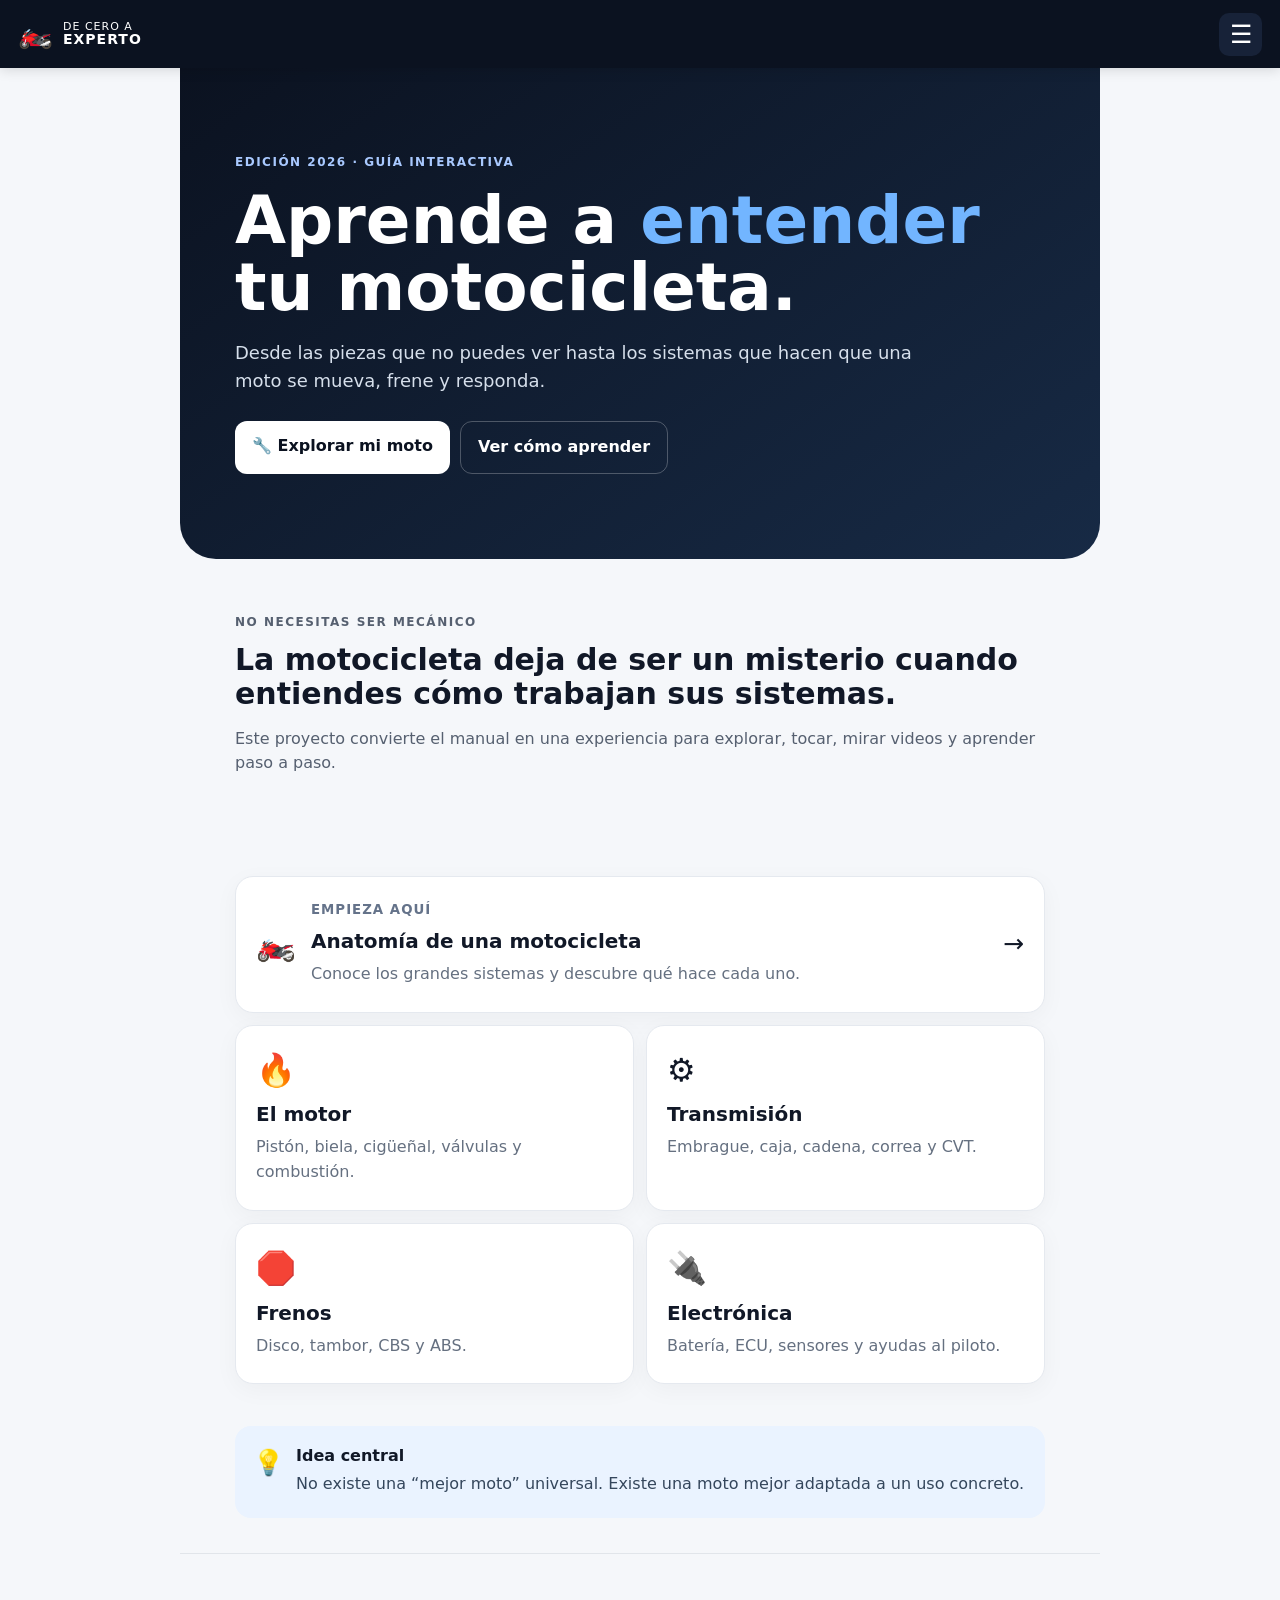
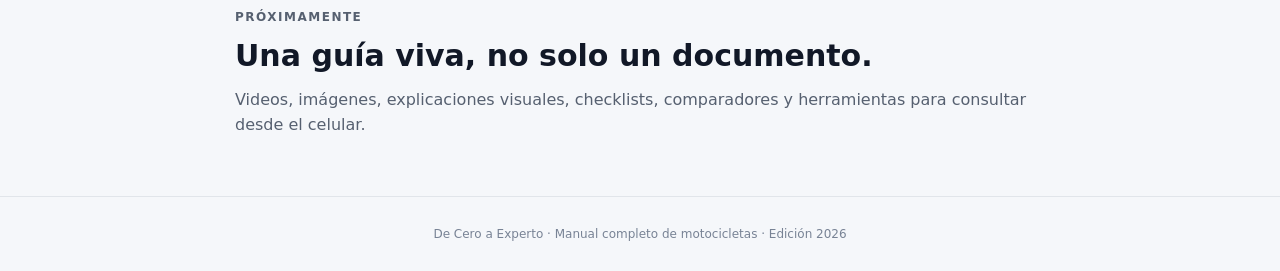
<file: index.html>
<!doctype html>
<html lang="es">
<head>
<meta charset="utf-8">
<meta name="viewport" content="width=device-width,initial-scale=1,viewport-fit=cover">
<meta name="theme-color" content="#0b1220">
<title>De Cero a Experto · Motocicletas</title>
<link rel="stylesheet" href="styles.css">
</head>
<body>
<header class="topbar">
  <a class="brand" href="index.html"><span class="brand-mark">🏍️</span><span>DE CERO A<br><b>EXPERTO</b></span></a>
  <button class="menu-btn" aria-label="Abrir menú" onclick="toggleMenu()">☰</button>
</header>

<nav id="menu" class="mobile-menu">
  <a href="index.html">🏠 Inicio</a>
  <a href="anatomia.html">🔧 Conoce tu moto</a>
  <a href="#proximamente">⚙️ Cómo funciona</a>
  <a href="#proximamente">🛠️ Mantenimiento</a>
  <a href="#proximamente">🔎 Comprar una moto</a>
  <a href="#proximamente">🏁 Conducción y seguridad</a>
  <a href="#proximamente">📚 Diccionario</a>
</nav>

<main>
<section class="hero">
  <div class="eyebrow">EDICIÓN 2026 · GUÍA INTERACTIVA</div>
  <h1>Aprende a <span>entender</span> tu motocicleta.</h1>
  <p>Desde las piezas que no puedes ver hasta los sistemas que hacen que una moto se mueva, frene y responda.</p>
  <div class="hero-actions">
    <a class="btn primary" href="anatomia.html">🔧 Explorar mi moto</a>
    <a class="btn secondary" href="#ruta">Ver cómo aprender</a>
  </div>
</section>

<section class="intro">
  <p class="section-kicker">NO NECESITAS SER MECÁNICO</p>
  <h2>La motocicleta deja de ser un misterio cuando entiendes cómo trabajan sus sistemas.</h2>
  <p>Este proyecto convierte el manual en una experiencia para explorar, tocar, mirar videos y aprender paso a paso.</p>
</section>

<section id="ruta" class="cards">
  <a class="card featured" href="anatomia.html">
    <span class="icon">🏍️</span><div><small>EMPIEZA AQUÍ</small><h3>Anatomía de una motocicleta</h3><p>Conoce los grandes sistemas y descubre qué hace cada uno.</p></div><span class="arrow">→</span>
  </a>
  <div class="grid2">
    <a class="card" href="#proximamente"><span class="icon">🔥</span><h3>El motor</h3><p>Pistón, biela, cigüeñal, válvulas y combustión.</p></a>
    <a class="card" href="#proximamente"><span class="icon">⚙️</span><h3>Transmisión</h3><p>Embrague, caja, cadena, correa y CVT.</p></a>
    <a class="card" href="#proximamente"><span class="icon">🛑</span><h3>Frenos</h3><p>Disco, tambor, CBS y ABS.</p></a>
    <a class="card" href="#proximamente"><span class="icon">🔌</span><h3>Electrónica</h3><p>Batería, ECU, sensores y ayudas al piloto.</p></a>
  </div>
</section>

<section class="quote">
  <span>💡</span>
  <div><b>Idea central</b><p>No existe una “mejor moto” universal. Existe una moto mejor adaptada a un uso concreto.</p></div>
</section>

<section id="proximamente" class="next">
  <p class="section-kicker">PRÓXIMAMENTE</p>
  <h2>Una guía viva, no solo un documento.</h2>
  <p>Videos, imágenes, explicaciones visuales, checklists, comparadores y herramientas para consultar desde el celular.</p>
</section>
</main>

<footer>De Cero a Experto · Manual completo de motocicletas · Edición 2026</footer>
<script src="app.js"></script>
</body>
</html>
</file>
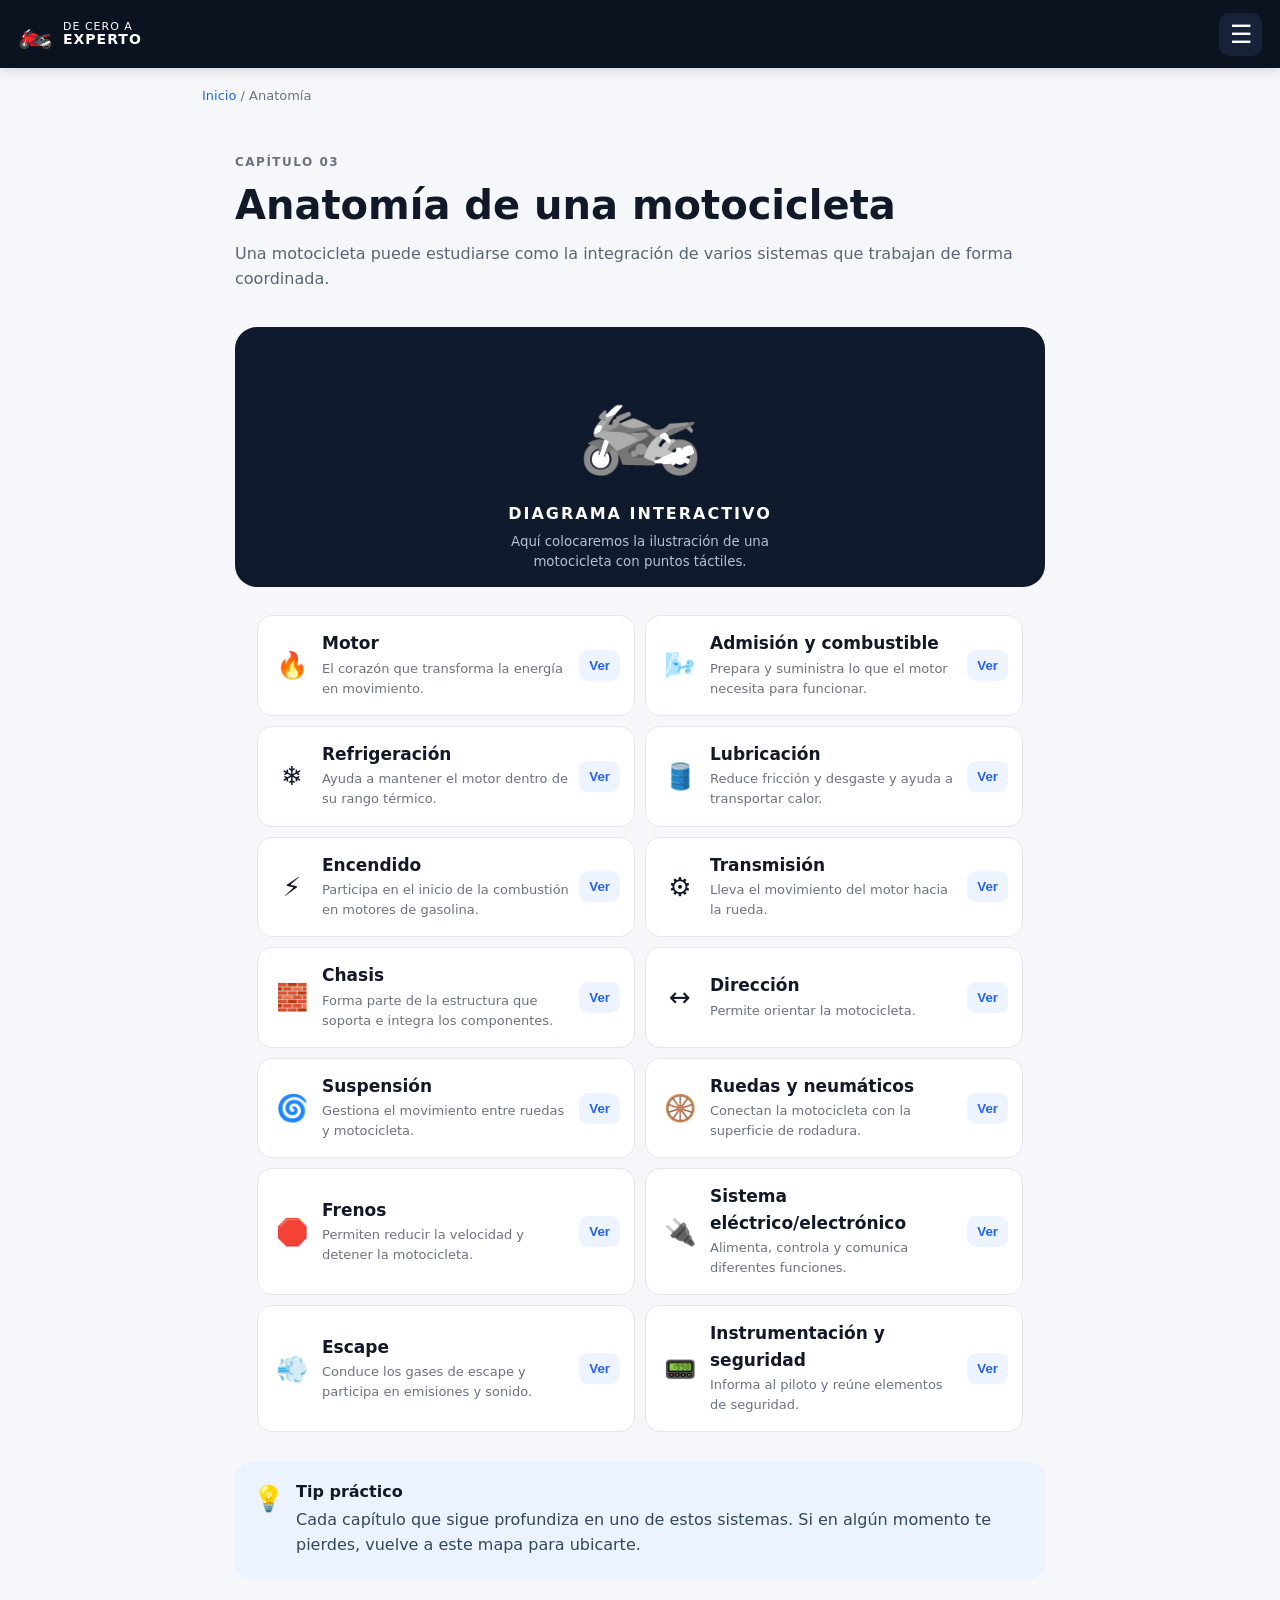
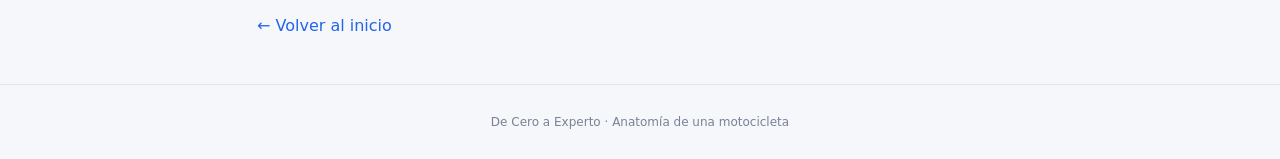
<file: anatomia.html>
<!doctype html>
<html lang="es">
<head>
<meta charset="utf-8">
<meta name="viewport" content="width=device-width,initial-scale=1,viewport-fit=cover">
<meta name="theme-color" content="#0b1220">
<title>Anatomía de una motocicleta</title>
<link rel="stylesheet" href="styles.css">
</head>
<body>
<header class="topbar">
  <a class="brand" href="index.html"><span class="brand-mark">🏍️</span><span>DE CERO A<br><b>EXPERTO</b></span></a>
  <button class="menu-btn" aria-label="Abrir menú" onclick="toggleMenu()">☰</button>
</header>
<nav id="menu" class="mobile-menu">
  <a href="index.html">🏠 Inicio</a><a href="anatomia.html">🔧 Conoce tu moto</a>
  <a href="#sistemas">⚙️ Sistemas</a><a href="#ayuda">💡 Cómo estudiar</a>
</nav>

<main>
<div class="breadcrumb"><a href="index.html">Inicio</a> / Anatomía</div>
<section class="page-head">
  <p class="section-kicker">CAPÍTULO 03</p>
  <h1>Anatomía de una motocicleta</h1>
  <p>Una motocicleta puede estudiarse como la integración de varios sistemas que trabajan de forma coordinada.</p>
</section>

<section class="moto-stage">
  <div class="bike-placeholder">
    <div class="bike-silhouette">🏍️</div>
    <p>DIAGRAMA INTERACTIVO</p>
    <small>Aquí colocaremos la ilustración de una motocicleta con puntos táctiles.</small>
  </div>
</section>

<section id="sistemas" class="systems">
  <div class="system-card"><span>🔥</span><div><h3>Motor</h3><p>El corazón que transforma la energía en movimiento.</p></div><button onclick="showInfo('motor')">Ver</button></div>
  <div class="system-card"><span>🌬️</span><div><h3>Admisión y combustible</h3><p>Prepara y suministra lo que el motor necesita para funcionar.</p></div><button onclick="showInfo('admision')">Ver</button></div>
  <div class="system-card"><span>❄️</span><div><h3>Refrigeración</h3><p>Ayuda a mantener el motor dentro de su rango térmico.</p></div><button onclick="showInfo('refrigeracion')">Ver</button></div>
  <div class="system-card"><span>🛢️</span><div><h3>Lubricación</h3><p>Reduce fricción y desgaste y ayuda a transportar calor.</p></div><button onclick="showInfo('lubricacion')">Ver</button></div>
  <div class="system-card"><span>⚡</span><div><h3>Encendido</h3><p>Participa en el inicio de la combustión en motores de gasolina.</p></div><button onclick="showInfo('encendido')">Ver</button></div>
  <div class="system-card"><span>⚙️</span><div><h3>Transmisión</h3><p>Lleva el movimiento del motor hacia la rueda.</p></div><button onclick="showInfo('transmision')">Ver</button></div>
  <div class="system-card"><span>🧱</span><div><h3>Chasis</h3><p>Forma parte de la estructura que soporta e integra los componentes.</p></div><button onclick="showInfo('chasis')">Ver</button></div>
  <div class="system-card"><span>↔️</span><div><h3>Dirección</h3><p>Permite orientar la motocicleta.</p></div><button onclick="showInfo('direccion')">Ver</button></div>
  <div class="system-card"><span>🌀</span><div><h3>Suspensión</h3><p>Gestiona el movimiento entre ruedas y motocicleta.</p></div><button onclick="showInfo('suspension')">Ver</button></div>
  <div class="system-card"><span>🛞</span><div><h3>Ruedas y neumáticos</h3><p>Conectan la motocicleta con la superficie de rodadura.</p></div><button onclick="showInfo('ruedas')">Ver</button></div>
  <div class="system-card"><span>🛑</span><div><h3>Frenos</h3><p>Permiten reducir la velocidad y detener la motocicleta.</p></div><button onclick="showInfo('frenos')">Ver</button></div>
  <div class="system-card"><span>🔌</span><div><h3>Sistema eléctrico/electrónico</h3><p>Alimenta, controla y comunica diferentes funciones.</p></div><button onclick="showInfo('electrico')">Ver</button></div>
  <div class="system-card"><span>💨</span><div><h3>Escape</h3><p>Conduce los gases de escape y participa en emisiones y sonido.</p></div><button onclick="showInfo('escape')">Ver</button></div>
  <div class="system-card"><span>📟</span><div><h3>Instrumentación y seguridad</h3><p>Informa al piloto y reúne elementos de seguridad.</p></div><button onclick="showInfo('instrumentacion')">Ver</button></div>
</section>

<section id="ayuda" class="study-tip">
  <span>💡</span><div><b>Tip práctico</b><p>Cada capítulo que sigue profundiza en uno de estos sistemas. Si en algún momento te pierdes, vuelve a este mapa para ubicarte.</p></div>
</section>

<div id="info" class="info-panel" hidden></div>
<div class="back"><a href="index.html">← Volver al inicio</a></div>
</main>
<footer>De Cero a Experto · Anatomía de una motocicleta</footer>
<script src="app.js"></script>
</body>
</html>
</file>
<file: styles.css>
*{box-sizing:border-box}html{scroll-behavior:smooth}body{margin:0;background:#f5f7fa;color:#111827;font-family:Inter,system-ui,-apple-system,BlinkMacSystemFont,"Segoe UI",sans-serif;line-height:1.55}.topbar{height:68px;background:#0b1220;color:white;display:flex;align-items:center;justify-content:space-between;padding:0 18px;position:sticky;top:0;z-index:20;box-shadow:0 2px 12px #0002}.brand{display:flex;align-items:center;gap:9px;color:white;text-decoration:none;font-size:11px;line-height:1.05;letter-spacing:1px}.brand-mark{font-size:28px}.brand b{font-size:14px}.menu-btn{border:0;background:#172238;color:white;font-size:25px;border-radius:10px;width:43px;height:43px}.mobile-menu{display:none;position:fixed;top:68px;right:12px;z-index:30;background:#101a2d;border-radius:14px;padding:10px;width:230px;box-shadow:0 15px 40px #0005}.mobile-menu.open{display:grid}.mobile-menu a{color:#fff;text-decoration:none;padding:12px;border-radius:9px}.mobile-menu a:hover{background:#ffffff12}main{max-width:920px;margin:auto}.hero{padding:58px 22px 46px;background:linear-gradient(145deg,#0b1220,#172a45);color:white;border-radius:0 0 30px 30px}.eyebrow,.section-kicker{font-size:12px;letter-spacing:1.5px;font-weight:800;color:#6b7280}.hero .eyebrow{color:#a9c9ff}.hero h1{font-size:clamp(38px,10vw,66px);line-height:1.02;margin:15px 0}.hero h1 span{color:#72b5ff}.hero p{font-size:18px;color:#d6dfeb;max-width:680px}.hero-actions{display:flex;gap:10px;flex-wrap:wrap;margin-top:26px}.btn{display:inline-block;text-decoration:none;padding:13px 17px;border-radius:12px;font-weight:800}.primary{background:#fff;color:#0b1220}.secondary{border:1px solid #ffffff40;color:white}.intro,.cards,.next{padding:42px 22px}.intro h2,.next h2{font-size:30px;line-height:1.12;margin:7px 0 13px}.intro p,.next p{color:#566070}.card{display:block;text-decoration:none;color:inherit;background:#fff;border:1px solid #e5e9ef;border-radius:18px;padding:20px;box-shadow:0 6px 24px #0b12200a}.featured{display:flex;align-items:center;gap:15px;margin-bottom:12px}.featured .arrow{margin-left:auto;font-size:25px}.card small{font-weight:800;color:#65738a;letter-spacing:1px}.card h3{margin:4px 0;font-size:20px}.card p{margin:5px 0;color:#657080}.icon{font-size:32px}.grid2{display:grid;grid-template-columns:1fr 1fr;gap:12px}.quote,.study-tip{margin:0 22px 35px;padding:18px;border-radius:16px;background:#eaf3ff;display:flex;gap:12px}.quote span,.study-tip span{font-size:25px}.quote p,.study-tip p{margin:3px 0;color:#34465c}.next{border-top:1px solid #e1e5ea}.page-head{padding:35px 22px 20px}.page-head h1{font-size:40px;line-height:1.05;margin:5px 0 12px}.page-head p:last-child{color:#596576}.breadcrumb{padding:18px 22px 0;font-size:13px;color:#697386}.breadcrumb a,.back a{color:#2563eb;text-decoration:none}.moto-stage{margin:0 22px 28px;background:#101a2d;border-radius:22px;min-height:260px;display:grid;place-items:center;color:white;text-align:center;overflow:hidden}.bike-silhouette{font-size:100px;filter:grayscale(1) brightness(2);margin-bottom:5px}.bike-placeholder p{letter-spacing:2px;font-weight:800;margin:0}.bike-placeholder small{display:block;max-width:300px;color:#b7c1cf;margin:5px auto 0}.systems{padding:0 22px 30px;display:grid;gap:10px}.system-card{background:white;border:1px solid #e4e8ee;border-radius:15px;padding:14px;display:grid;grid-template-columns:40px 1fr auto;gap:10px;align-items:center}.system-card>span{font-size:26px;text-align:center}.system-card h3{font-size:17px;margin:0}.system-card p{font-size:13px;color:#697386;margin:2px 0}.system-card button{border:0;background:#edf4ff;color:#2563eb;font-weight:800;padding:8px 10px;border-radius:9px}.info-panel{margin:0 22px 25px;background:#0b1220;color:white;border-radius:16px;padding:18px}.info-panel h3{margin-top:0}.back{padding:0 22px 45px}footer{padding:28px 22px;text-align:center;color:#788395;font-size:12px;border-top:1px solid #e1e5ea}@media(min-width:700px){.hero{border-radius:0 0 36px 36px;padding:85px 55px}.intro,.cards,.next,.page-head{padding-left:55px;padding-right:55px}.moto-stage,.systems,.back{margin-left:55px;margin-right:55px}.systems{grid-template-columns:1fr 1fr}.quote,.study-tip{margin-left:55px;margin-right:55px}.mobile-menu{right:30px}.grid2{grid-template-columns:repeat(2,1fr)}}
</file>
